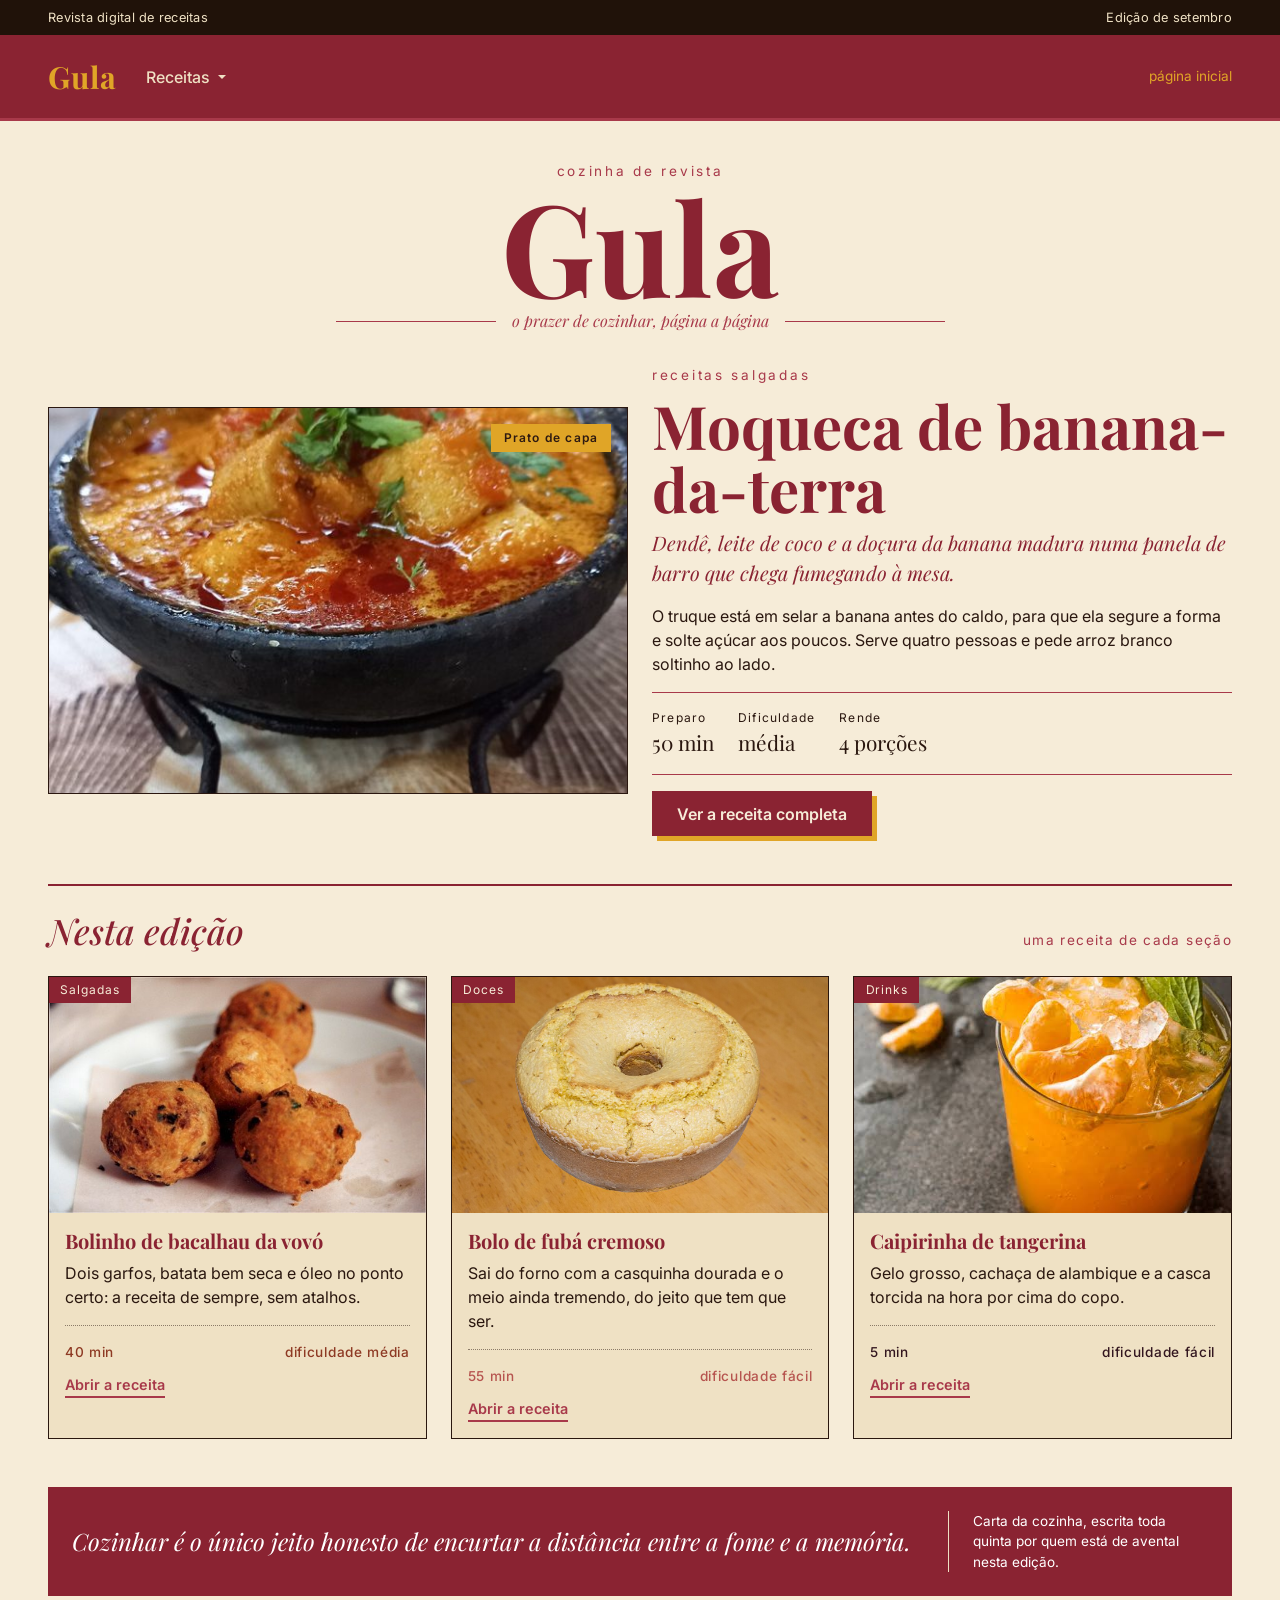
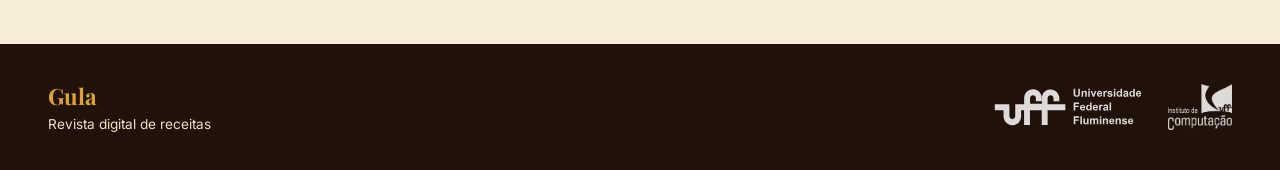
<file: index.html>
<!DOCTYPE html>
<html lang="pt-BR">
<head>
  <meta charset="UTF-8">
  <meta name="viewport" content="width=device-width, initial-scale=1.0">
  <title>Gula</title>
  <link rel="icon" type="image/x-icon" href="img/favicon.ico?v=3">
  <link rel="icon" type="image/png" href="img/favicon.png?v=3">

  <link rel="preconnect" href="https://fonts.googleapis.com">
  <link rel="preconnect" href="https://fonts.gstatic.com" crossorigin>

  <link href="https://fonts.googleapis.com/css2?family=Playfair+Display:ital,wght@0,500;0,600;0,700;1,500&family=Inter:wght@400;500;600&display=swap" rel="stylesheet">
  <link href="https://cdn.jsdelivr.net/npm/bootstrap@5.3.3/dist/css/bootstrap.min.css" rel="stylesheet">
  <link rel="stylesheet" href="esqueleto/esqueleto.css">
  <link rel="stylesheet" href="css/style.css">
</head>

<body>

  <header id="header" data-secao="página inicial"></header>

  <!--Conteudo das páginas-->
  <main id="conteudo">

    <section class="capa-masthead text-center">
      <p class="capa-kicker">cozinha de revista</p>
      <p class="capa-titulo">Gula</p>
      <p class="capa-tagline fst-italic">o prazer de cozinhar, página a página</p>
    </section>

    <section class="capa-hero container-fluid px-4 px-lg-5 pb-5">
      <div class="row align-items-center g-4">
        <div class="col-12 col-lg-6">
          <div class="capa-foto" role="img" aria-label="Moqueca de banana-da-terra em panela de barro">
            <img src="img/receitas/moqueca-banana.jpg" alt="Moqueca de banana-da-terra">
            <span class="capa-selo">Prato de capa</span>
          </div>
        </div>
        <div class="col-12 col-lg-6">
          <p class="capa-kicker">receitas salgadas</p>
          <h1>Moqueca de banana-da-terra</h1>
          <p class="capa-lead fst-italic">Dendê, leite de coco e a doçura da banana madura numa panela de barro que chega fumegando à mesa.</p>
          <p>O truque está em selar a banana antes do caldo, para que ela segure a forma e solte açúcar aos poucos. Serve quatro pessoas e pede arroz branco soltinho ao lado.</p>
          <div class="capa-meta d-flex flex-wrap gap-4 py-3 my-3">
            <div><span class="capa-meta-label">Preparo</span><span class="capa-meta-valor">50 min</span></div>
            <div><span class="capa-meta-label">Dificuldade</span><span class="capa-meta-valor">média</span></div>
            <div><span class="capa-meta-label">Rende</span><span class="capa-meta-valor">4 porções</span></div>
          </div>
          <a href="salgados.html" class="btn btn-capa">Ver a receita completa</a>
        </div>
      </div>
    </section>

    <section class="container-fluid px-4 px-lg-5 pb-5">
      <hr class="capa-regua">
      <div class="d-flex flex-wrap justify-content-between align-items-baseline mb-4">
        <h2 class="capa-secao-titulo mb-0">Nesta edição</h2>
        <span class="capa-nota">uma receita de cada seção</span>
      </div>

      <div class="capa-cards row row-cols-1 row-cols-md-3 g-4">

        <div class="col">

          <a href="salgados.html" class="card recipe-card h-100 text-decoration-none" style="--card-accent: #8e3a24;">
            <div class="recipe-card-img"><span class="capa-tag">Salgadas</span>
              <img src="img/receitas/bolinho-bacalhau.jpg" alt="Bolinhos de bacalhau dourados">
              <span class="capa-tag">Salgadas</span>
            </div>

            <div class="card-body">
              <h5 class="card-title recipe-card-title">Bolinho de bacalhau da vovó</h5>
              <p class="card-text">Dois garfos, batata bem seca e óleo no ponto certo: a receita de sempre, sem atalhos.</p>
              <hr>
              <div class="d-flex justify-content-between">
                <span class="recipe-card-meta">40 min</span>
                <span class="recipe-card-meta">dificuldade média</span>
              </div>
              <span class="capa-abrir">Abrir a receita</span>
            </div>
          </a>
        </div>

        <div class="col">
          <a href="doces.html" class="card recipe-card h-100 text-decoration-none" style="--card-accent: #b6544f;">
            <div class="recipe-card-img"><span class="capa-tag">Doces</span>
              <img src="img/receitas/bolo-fuba.jpg" alt="Bolo de fubá cremoso" style="object-position: center bottom;">
              <span class="capa-tag">Doces</span>
            </div>
            <div class="card-body">
              <h5 class="card-title recipe-card-title">Bolo de fubá cremoso</h5>
              <p class="card-text">Sai do forno com a casquinha dourada e o meio ainda tremendo, do jeito que tem que ser.</p>
              <hr>
              <div class="d-flex justify-content-between">
                <span class="recipe-card-meta">55 min</span>
                <span class="recipe-card-meta">dificuldade fácil</span>
              </div>
              <span class="capa-abrir">Abrir a receita</span>
            </div>
          </a>
        </div>

        <div class="col">
          <a href="bar.html" class="card recipe-card h-100 text-decoration-none" style="--card-accent: #33161f;">
            <div class="recipe-card-img"><span class="capa-tag">Drinks</span>
              <img src="img/receitas/caipirinha-tangerina.jpg" alt="Caipirinha de tangerina no copo" style="object-position: right center;">
              <span class="capa-tag">Drinks</span>
            </div>
            
            <div class="card-body">
              <h5 class="card-title recipe-card-title">Caipirinha de tangerina</h5>
              <p class="card-text">Gelo grosso, cachaça de alambique e a casca torcida na hora por cima do copo.</p>
              <hr>
              <div class="d-flex justify-content-between">
                <span class="recipe-card-meta">5 min</span>
                <span class="recipe-card-meta">dificuldade fácil</span>
              </div>
              <span class="capa-abrir">Abrir a receita</span>
            </div>
          </a>
        </div>

      </div>
    </section>

    <div class="container-fluid px-4 px-lg-5 pb-5">
      <div class="cta cta-citacao p-4">
        <p class="cta-text fst-italic mb-0">Cozinhar é o único jeito honesto de encurtar a distância entre a fome e a memória.</p>
        <span class="cta-nota">Carta da cozinha, escrita toda quinta por quem está de avental nesta edição.</span>
      </div>
    </div>

  </main>


  <footer class="footer-gula" id="footer"></footer>


  <script src="https://cdn.jsdelivr.net/npm/bootstrap@5.3.3/dist/js/bootstrap.bundle.min.js"></script>
  <script src="esqueleto/esqueleto.js"></script>
</body>
</html>
</file>
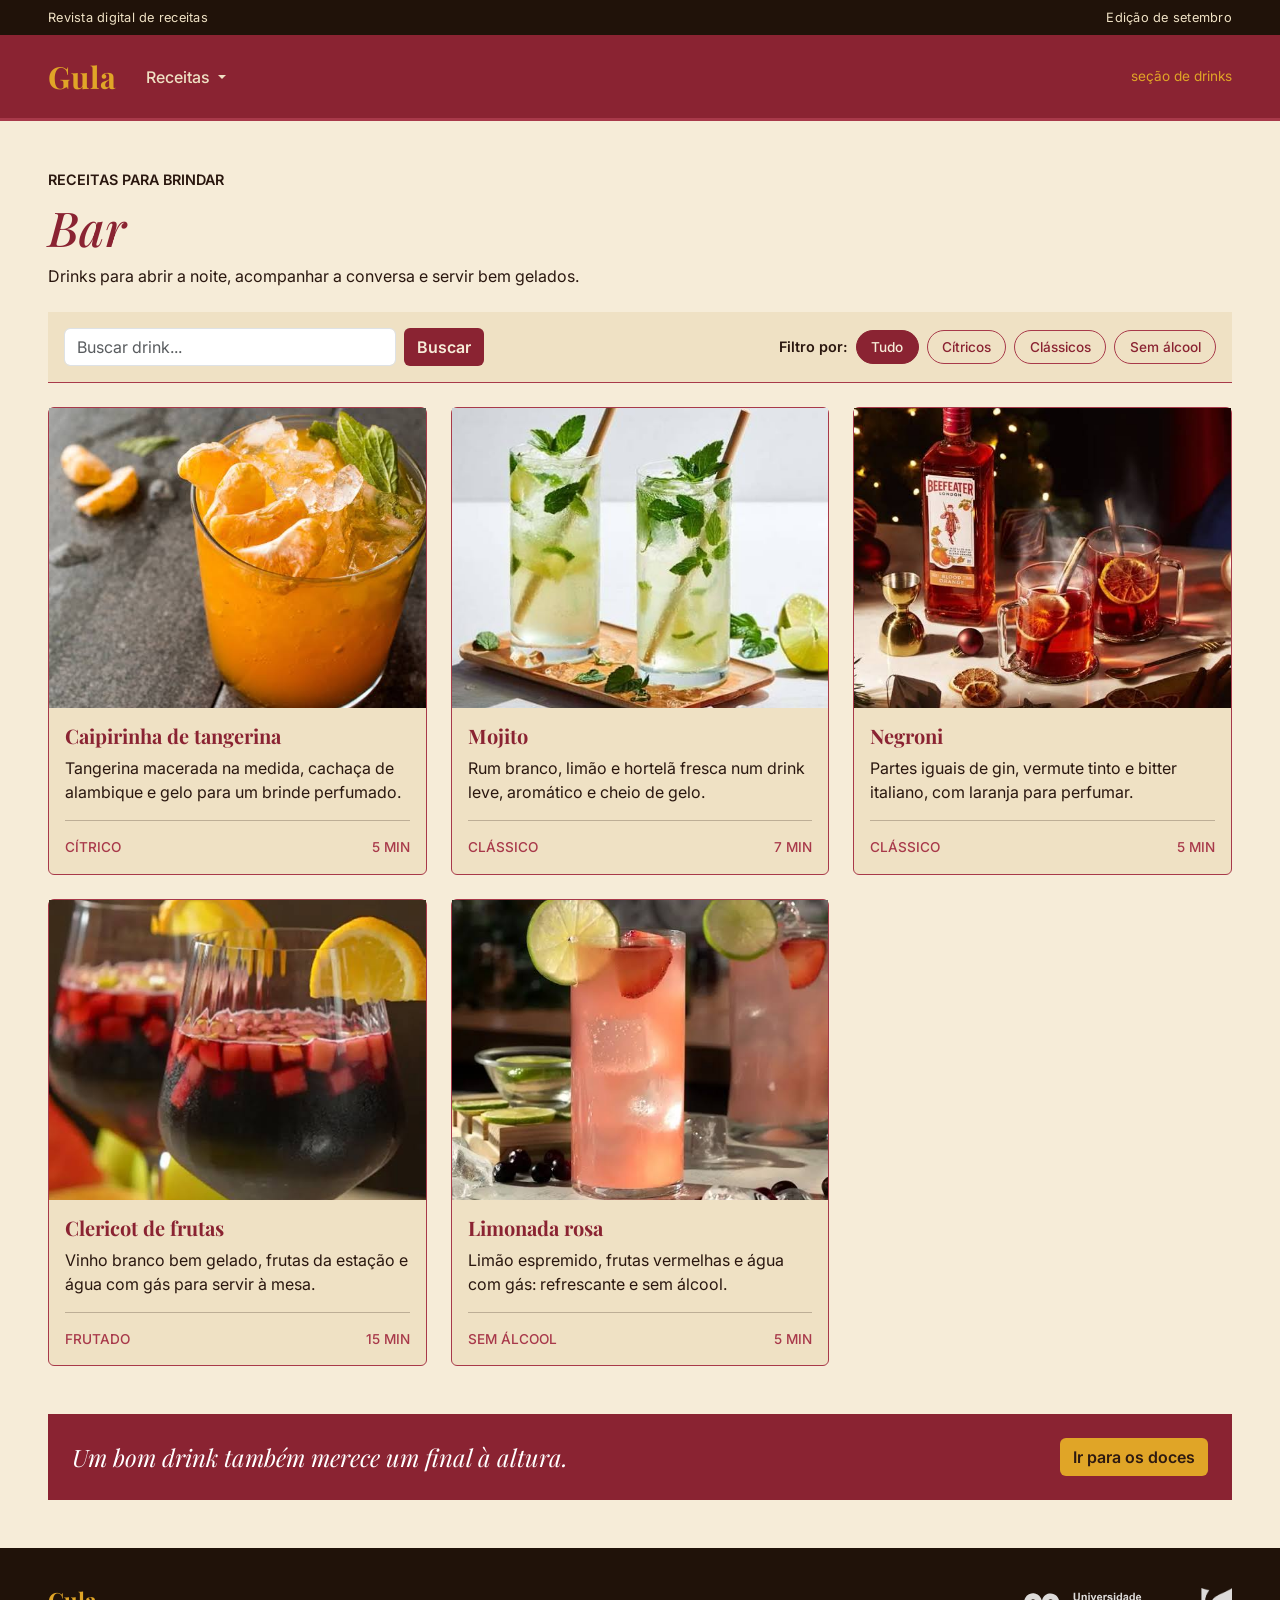
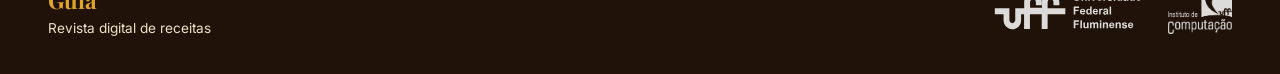
<file: bar.html>
<!DOCTYPE html>
<html lang="pt-BR">
<head>
  <meta charset="UTF-8">
  <meta name="viewport" content="width=device-width, initial-scale=1.0">
  <title>Gula — Bar</title>
  <link rel="icon" type="image/x-icon" href="img/favicon.ico?v=3">
  <link rel="icon" type="image/png" href="img/favicon.png?v=3">

  <link rel="preconnect" href="https://fonts.googleapis.com">
  <link rel="preconnect" href="https://fonts.gstatic.com" crossorigin>
  <link href="https://fonts.googleapis.com/css2?family=Playfair+Display:ital,wght@0,500;0,600;0,700;1,500&family=Inter:wght@400;500;600&display=swap" rel="stylesheet">
  <link href="https://cdn.jsdelivr.net/npm/bootstrap@5.3.3/dist/css/bootstrap.min.css" rel="stylesheet">
  <link rel="stylesheet" href="esqueleto/esqueleto.css">
</head>
<body>

  <header id="header" data-secao="seção de drinks"></header>

  <main id="conteudo">
    <section class="container-fluid px-4 px-lg-5 py-5">
      <div class="mb-4">
        <p class="filter-label text-uppercase mb-2">Receitas para brindar</p>
        <h1 class="title-page mb-2"><i>Bar</i></h1>
        <p class="mb-0">Drinks para abrir a noite, acompanhar a conversa e servir bem gelados.</p>
      </div>

      <div class="filter-bar d-flex flex-wrap justify-content-between align-items-center gap-3 mb-4">
        <form class="filter-search d-flex gap-2" role="search" id="drink-search">
          <input type="search" class="form-control" placeholder="Buscar drink..." aria-label="Buscar drink">
          <button class="btn btn-filter" type="submit">Buscar</button>
        </form>

        <div class="filter-chips d-flex flex-wrap align-items-center gap-2" aria-label="Filtrar drinks por categoria">
          <span class="filter-label">Filtro por:</span>
          <button class="filter-chip is-active" type="button" data-filter="all" aria-pressed="true">Tudo</button>
          <button class="filter-chip" type="button" data-filter="citrico" aria-pressed="false">Cítricos</button>
          <button class="filter-chip" type="button" data-filter="classico" aria-pressed="false">Clássicos</button>
          <button class="filter-chip" type="button" data-filter="sem-alcool" aria-pressed="false">Sem álcool</button>
        </div>
      </div>

      <div class="row row-cols-1 row-cols-sm-2 row-cols-lg-3 g-4" id="drink-list">
        <div class="col recipe-item" data-tags="citrico classico">
          <article class="card recipe-card h-100">
            <img class="recipe-card-img" src="img/receitas/caipirinha-tangerina.jpg" alt="Caipirinha de tangerina com gelo">
            <div class="card-body">
              <h2 class="card-title recipe-card-title h5">Caipirinha de tangerina</h2>
              <p class="card-text">Tangerina macerada na medida, cachaça de alambique e gelo para um brinde perfumado.</p>
              <hr>
              <div class="d-flex justify-content-between">
                <span class="recipe-card-meta">Cítrico</span>
                <span class="recipe-card-meta">5 min</span>
              </div>
            </div>
          </article>
        </div>

        <div class="col recipe-item" data-tags="citrico classico">
          <article class="card recipe-card h-100">
            <img class="recipe-card-img" src="img/receitas/mojito.jpg" alt="Mojito com limão, hortelã e gelo">
            <div class="card-body">
              <h2 class="card-title recipe-card-title h5">Mojito</h2>
              <p class="card-text">Rum branco, limão e hortelã fresca num drink leve, aromático e cheio de gelo.</p>
              <hr>
              <div class="d-flex justify-content-between">
                <span class="recipe-card-meta">Clássico</span>
                <span class="recipe-card-meta">7 min</span>
              </div>
            </div>
          </article>
        </div>

        <div class="col recipe-item" data-tags="classico">
          <article class="card recipe-card h-100">
            <img class="recipe-card-img" src="img/receitas/negroni.jpg" alt="Negroni servido com uma rodela de laranja">
            <div class="card-body">
              <h2 class="card-title recipe-card-title h5">Negroni</h2>
              <p class="card-text">Partes iguais de gin, vermute tinto e bitter italiano, com laranja para perfumar.</p>
              <hr>
              <div class="d-flex justify-content-between">
                <span class="recipe-card-meta">Clássico</span>
                <span class="recipe-card-meta">5 min</span>
              </div>
            </div>
          </article>
        </div>

        <div class="col recipe-item" data-tags="citrico">
          <article class="card recipe-card h-100">
            <img class="recipe-card-img" src="img/receitas/clericot.jpg" alt="Jarra de clericot com frutas frescas">
            <div class="card-body">
              <h2 class="card-title recipe-card-title h5">Clericot de frutas</h2>
              <p class="card-text">Vinho branco bem gelado, frutas da estação e água com gás para servir à mesa.</p>
              <hr>
              <div class="d-flex justify-content-between">
                <span class="recipe-card-meta">Frutado</span>
                <span class="recipe-card-meta">15 min</span>
              </div>
            </div>
          </article>
        </div>

        <div class="col recipe-item" data-tags="citrico sem-alcool">
          <article class="card recipe-card h-100">
            <img class="recipe-card-img" src="img/receitas/limonada-rosa.jpg" alt="Limonada rosa com limão e gelo">
            <div class="card-body">
              <h2 class="card-title recipe-card-title h5">Limonada rosa</h2>
              <p class="card-text">Limão espremido, frutas vermelhas e água com gás: refrescante e sem álcool.</p>
              <hr>
              <div class="d-flex justify-content-between">
                <span class="recipe-card-meta">Sem álcool</span>
                <span class="recipe-card-meta">5 min</span>
              </div>
            </div>
          </article>
        </div>
      </div>

      <p class="recipe-empty d-none" id="drink-empty">Nenhum drink encontrado.</p>
    </section>

    <div class="container-fluid px-4 px-lg-5 pb-5">
      <div class="cta cta-citacao p-4">
        <p class="cta-text fst-italic mb-0">Um bom drink também merece um final à altura.</p>
        <a href="doces.html" class="btn btn-cta">Ir para os doces</a>
      </div>
    </div>
  </main>

  <footer class="footer-gula" id="footer"></footer>

  <script src="https://cdn.jsdelivr.net/npm/bootstrap@5.3.3/dist/js/bootstrap.bundle.min.js"></script>
  <script src="esqueleto/esqueleto.js"></script>
  <script src="js/bar.js"></script>
</body>
</html>
</file>
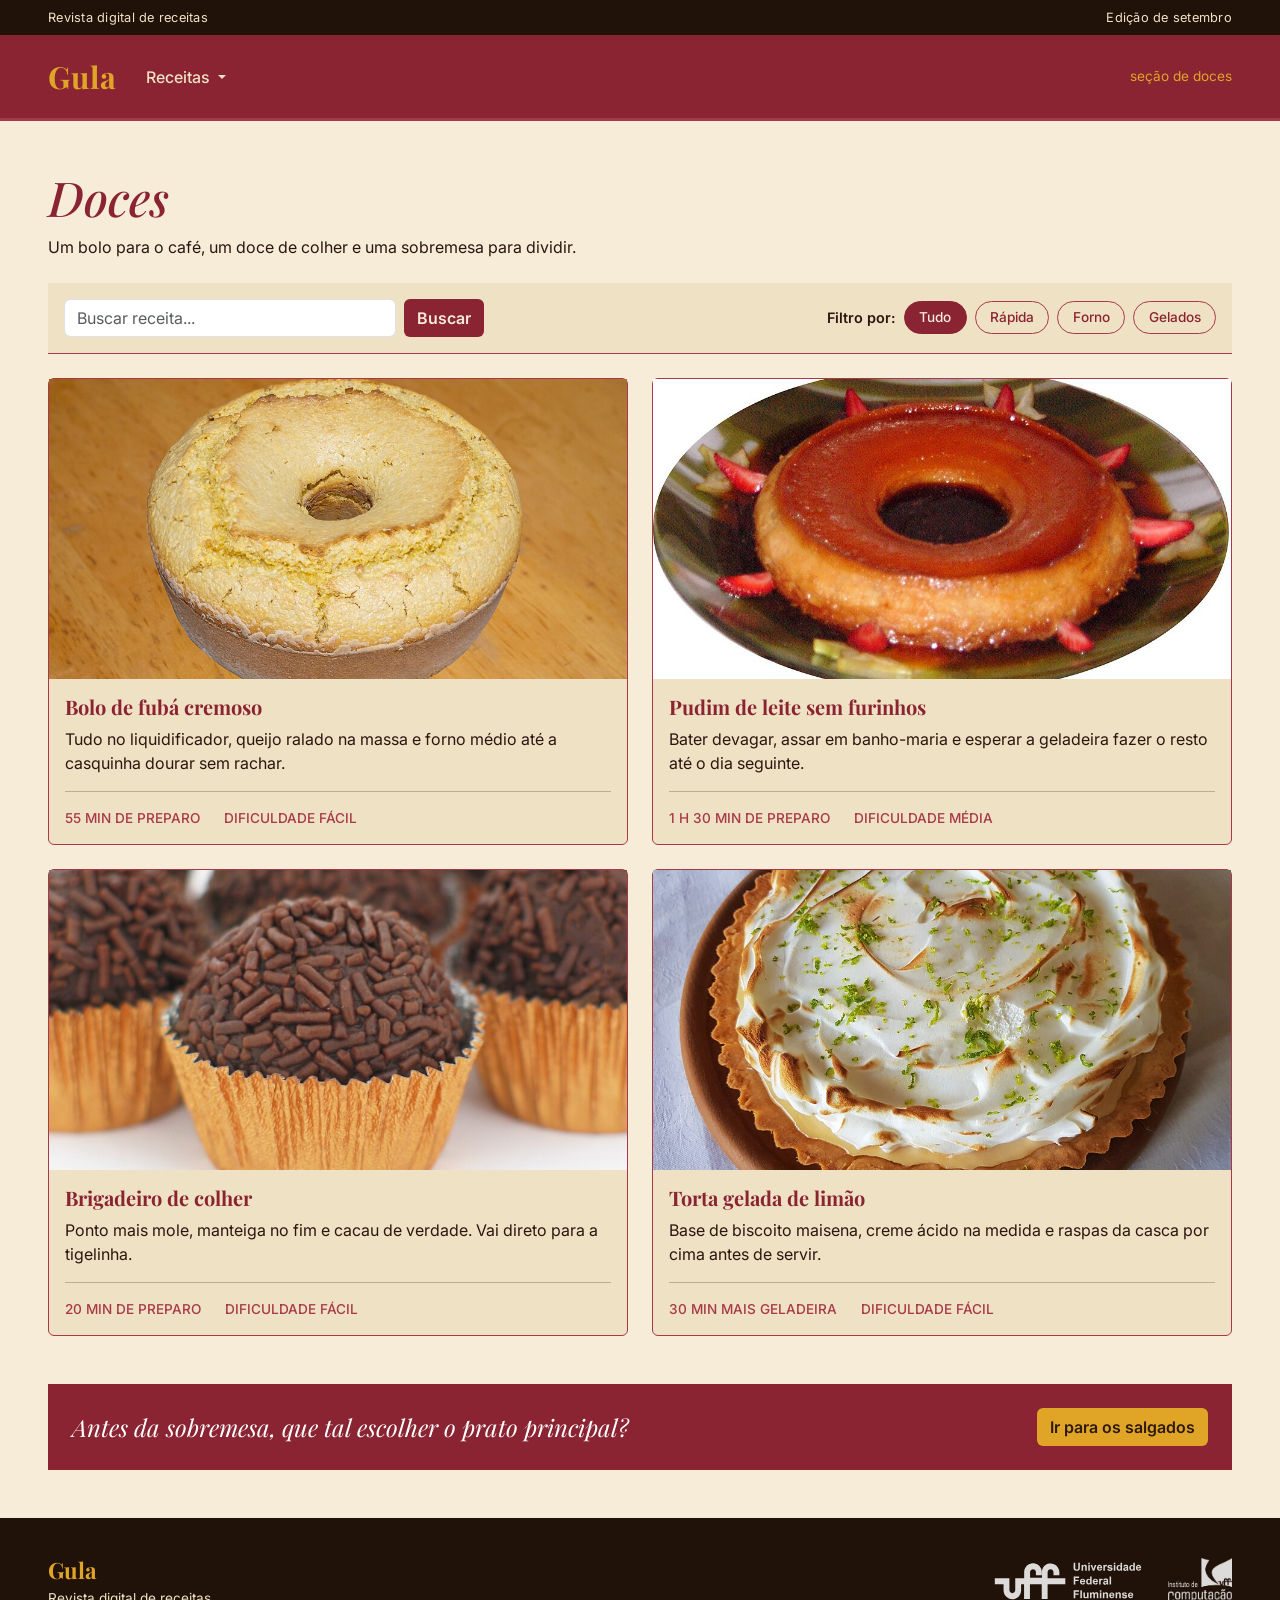
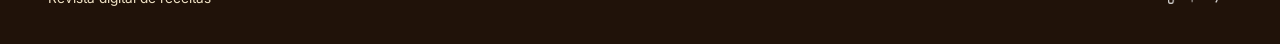
<file: doces.html>
<!DOCTYPE html>
<html lang="pt-BR">
<head>
  <meta charset="UTF-8">
  <meta name="viewport" content="width=device-width, initial-scale=1.0">
  <title>Gula — Doces</title>
  <link rel="icon" type="image/x-icon" href="img/favicon.ico?v=3">
  <link rel="icon" type="image/png" href="img/favicon.png?v=3">

  <link rel="preconnect" href="https://fonts.googleapis.com">
  <link rel="preconnect" href="https://fonts.gstatic.com" crossorigin>
  <link href="https://fonts.googleapis.com/css2?family=Playfair+Display:ital,wght@0,500;0,600;0,700;1,500&family=Inter:wght@400;500;600&display=swap" rel="stylesheet">
  <link href="https://cdn.jsdelivr.net/npm/bootstrap@5.3.3/dist/css/bootstrap.min.css" rel="stylesheet">
  <link rel="stylesheet" href="esqueleto/esqueleto.css">
</head>
<body>

  <header id="header" data-secao="seção de doces"></header>

  <main id="conteudo">
    <section class="container-fluid px-4 px-lg-5 py-5" aria-labelledby="doces-title">
      <div class="mb-4">
        <h1 class="title-page mb-2" id="doces-title"><i>Doces</i></h1>
        <p class="mb-0">Um bolo para o café, um doce de colher e uma sobremesa para dividir.</p>
      </div>

      <div class="filter-bar d-flex flex-wrap justify-content-between align-items-center gap-3 mb-4">
        <form class="filter-search d-flex gap-2" role="search" id="doces-search">
          <input type="search" class="form-control" placeholder="Buscar receita..." aria-label="Buscar receita de doce">
          <button class="btn btn-filter" type="submit">Buscar</button>
        </form>

        <div class="filter-chips d-flex flex-wrap align-items-center gap-2" role="group" aria-label="Filtrar doces por categoria">
          <span class="filter-label">Filtro por:</span>
          <button class="filter-chip is-active" type="button" data-filter="all" aria-pressed="true">Tudo</button>
          <button class="filter-chip" type="button" data-filter="quick" aria-pressed="false" title="Até 30 minutos de preparo, sem contar o tempo de geladeira">Rápida</button>
          <button class="filter-chip" type="button" data-filter="oven" aria-pressed="false">Forno</button>
          <button class="filter-chip" type="button" data-filter="cold" aria-pressed="false">Gelados</button>
        </div>
      </div>

      <p class="visually-hidden" id="recipe-status" role="status" aria-live="polite"></p>

      <div class="row row-cols-1 row-cols-md-2 g-4" id="recipe-list">
        <div class="col recipe-item" data-time="55" data-tags="oven">
          <article class="card recipe-card h-100">
            <img class="recipe-card-img" src="img/receitas/bolo-fuba.jpg" alt="Bolo de fubá dourado em uma forma redonda" width="960" height="672">
            <div class="card-body">
              <h2 class="card-title recipe-card-title h5">Bolo de fubá cremoso</h2>
              <p class="card-text">Tudo no liquidificador, queijo ralado na massa e forno médio até a casquinha dourar sem rachar.</p>
              <hr>
              <div class="d-flex flex-wrap gap-4">
                <span class="recipe-card-meta">55 min de preparo</span>
                <span class="recipe-card-meta">dificuldade fácil</span>
              </div>
            </div>
          </article>
        </div>

        <div class="col recipe-item" data-time="90" data-tags="oven cold">
          <article class="card recipe-card h-100">
            <img class="recipe-card-img" src="img/receitas/pudim-leite.jpg" alt="Pudim de leite desenformado com calda de caramelo" width="960" height="546">
            <div class="card-body">
              <h2 class="card-title recipe-card-title h5">Pudim de leite sem furinhos</h2>
              <p class="card-text">Bater devagar, assar em banho-maria e esperar a geladeira fazer o resto até o dia seguinte.</p>
              <hr>
              <div class="d-flex flex-wrap gap-4">
                <span class="recipe-card-meta">1 h 30 min de preparo</span>
                <span class="recipe-card-meta">dificuldade média</span>
              </div>
            </div>
          </article>
        </div>

        <div class="col recipe-item" data-time="20" data-tags="stove">
          <article class="card recipe-card h-100">
            <img class="recipe-card-img" src="img/receitas/brigadeiro.jpg" alt="Brigadeiros de chocolate com granulado em forminhas douradas" width="960" height="720" loading="lazy">
            <div class="card-body">
              <h2 class="card-title recipe-card-title h5">Brigadeiro de colher</h2>
              <p class="card-text">Ponto mais mole, manteiga no fim e cacau de verdade. Vai direto para a tigelinha.</p>
              <hr>
              <div class="d-flex flex-wrap gap-4">
                <span class="recipe-card-meta">20 min de preparo</span>
                <span class="recipe-card-meta">dificuldade fácil</span>
              </div>
            </div>
          </article>
        </div>

        <div class="col recipe-item" data-time="30" data-tags="cold">
          <article class="card recipe-card h-100">
            <img class="recipe-card-img" src="img/receitas/torta-limao.jpg" alt="Torta de limão com merengue e raspas de limão" width="960" height="781" loading="lazy">
            <div class="card-body">
              <h2 class="card-title recipe-card-title h5">Torta gelada de limão</h2>
              <p class="card-text">Base de biscoito maisena, creme ácido na medida e raspas da casca por cima antes de servir.</p>
              <hr>
              <div class="d-flex flex-wrap gap-4">
                <span class="recipe-card-meta">30 min mais geladeira</span>
                <span class="recipe-card-meta">dificuldade fácil</span>
              </div>
            </div>
          </article>
        </div>
      </div>

      <p class="recipe-empty d-none" id="recipe-empty">Nenhuma receita encontrada. Tente outro nome ou escolha o filtro Tudo.</p>
    </section>

    <div class="container-fluid px-4 px-lg-5 pb-5">
      <div class="cta cta-citacao p-4">
        <p class="cta-text fst-italic mb-0">Antes da sobremesa, que tal escolher o prato principal?</p>
        <a href="salgados.html" class="btn btn-cta">Ir para os salgados</a>
      </div>
    </div>
  </main>

  <footer class="footer-gula" id="footer"></footer>

  <script src="https://cdn.jsdelivr.net/npm/bootstrap@5.3.3/dist/js/bootstrap.bundle.min.js"></script>
  <script src="esqueleto/esqueleto.js"></script>
  <script src="js/doces.js"></script>
</body>
</html>
</file>
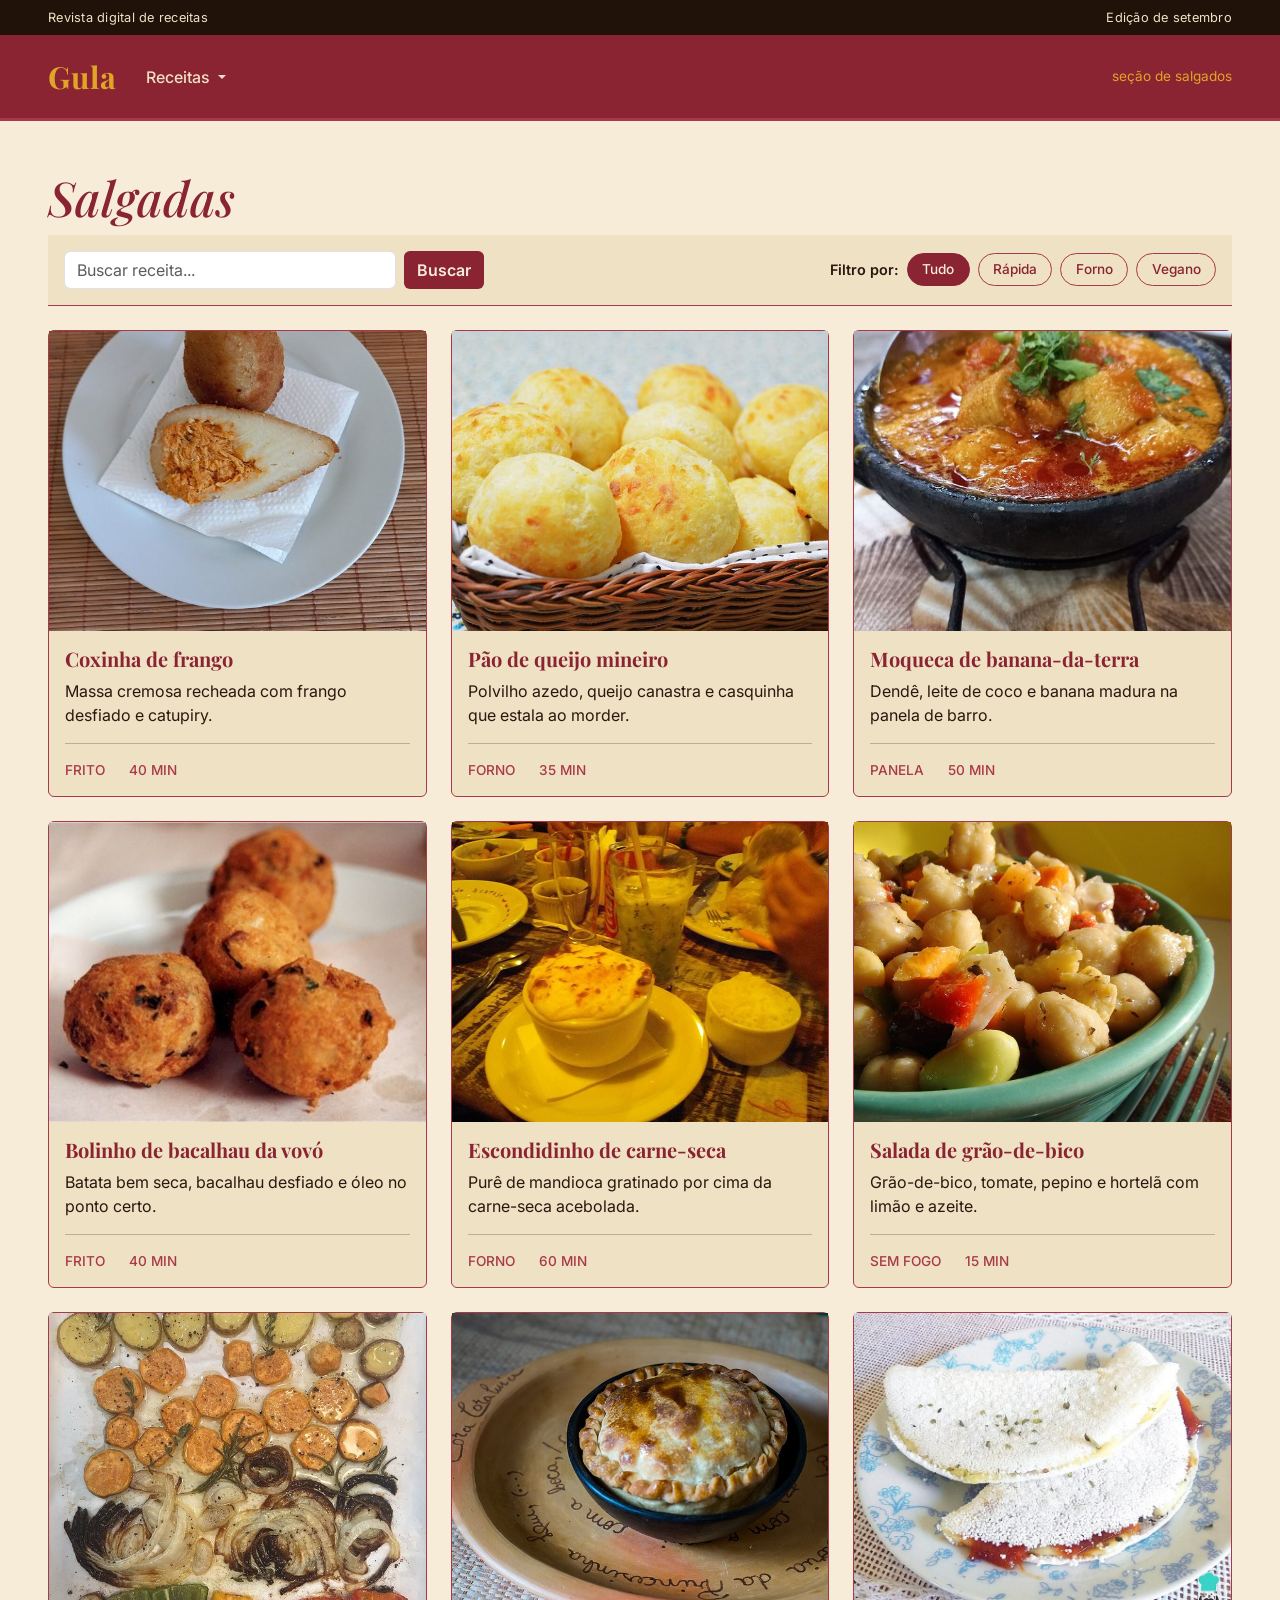
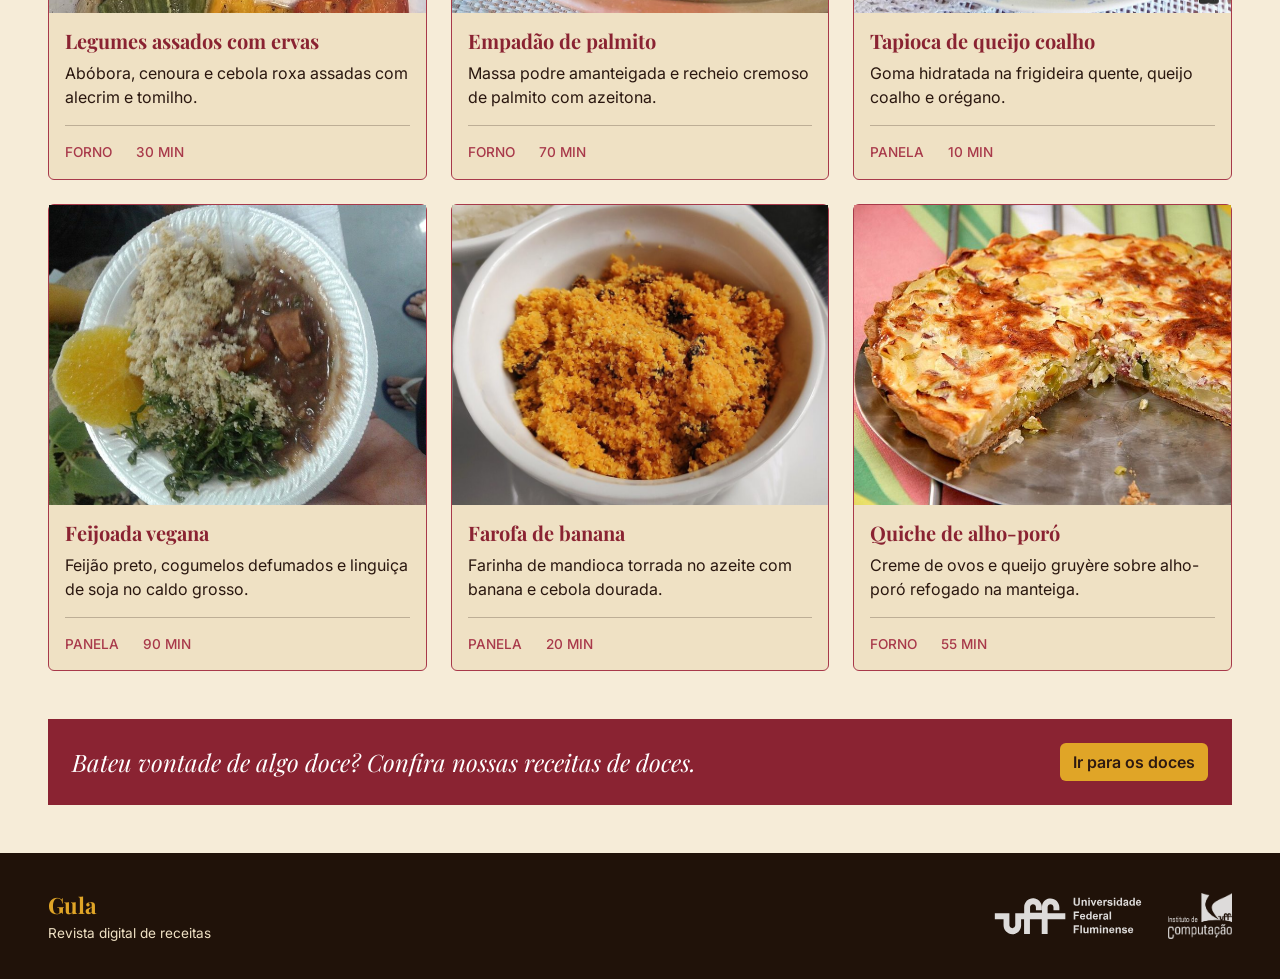
<file: salgados.html>
<!DOCTYPE html>
<html lang="pt-BR">
<head>
  <meta charset="UTF-8">
  <meta name="viewport" content="width=device-width, initial-scale=1.0">
  <title>Gula</title>

  <!--Fontes-->
  <link rel="preconnect" href="https://fonts.googleapis.com">
  <link rel="preconnect" href="https://fonts.gstatic.com" crossorigin>

  <link href="https://fonts.googleapis.com/css2?family=Playfair+Display:ital,wght@0,500;0,600;0,700;1,500&family=Inter:wght@400;500;600&display=swap" rel="stylesheet">
  <link href="https://cdn.jsdelivr.net/npm/bootstrap@5.3.3/dist/css/bootstrap.min.css" rel="stylesheet">
  <link rel="stylesheet" href="esqueleto/esqueleto.css">
</head>
<body>

  <header id="header" data-secao="seção de salgados"></header>

  <!--Conteudo das páginas-->
  <main id="conteudo">
    <div class="container-fluid px-4 px-lg-5 py-5 content-placeholder">
      <h1 class="title-page"><i>Salgadas</i></h1>

        <div class="filter-bar d-flex flex-wrap justify-content-between align-items-center gap-3 mb-4">
            <form class="filter-search d-flex gap-2" role="search">
                <input type="search" class="form-control" placeholder="Buscar receita..." aria-label="Buscar receita">
                <button class="btn btn-filter" type="submit">Buscar</button>
            </form>

            <div class="filter-chips d-flex flex-wrap align-items-center gap-2">
                <span class="filter-label">Filtro por:</span>
                <button class="filter-chip is-active" type="button" data-filter="all">Tudo</button>
                <button class="filter-chip" type="button" data-filter="quick">Rápida</button>
                <button class="filter-chip" type="button" data-filter="oven">Forno</button>
                <button class="filter-chip" type="button" data-filter="vegan">Vegano</button>
            </div>
        </div>

        <div class="row row-cols-1 row-cols-sm-2 row-cols-lg-3 g-4" id="recipe-list">

            <div class="col recipe-item" data-time="40" data-tags="fried">
                <a href="#" class="card recipe-card h-100 text-decoration-none">
                    <img class="recipe-card-img" src="img/receitas/coxinha.jpg" alt="Coxinha de frango">
                    <div class="card-body">
                        <h5 class="card-title recipe-card-title">Coxinha de frango</h5>
                        <p class="card-text">Massa cremosa recheada com frango desfiado e catupiry.</p>
                        <hr>
                        <div class="d-flex align-items-center">
                            <span class="recipe-card-meta me-4">Frito</span>
                            <span class="recipe-card-meta">40 min</span>
                        </div>
                    </div>
                </a>
            </div>

            <div class="col recipe-item" data-time="35" data-tags="oven">
                <a href="#" class="card recipe-card h-100 text-decoration-none">
                    <img class="recipe-card-img" src="img/receitas/pao-de-queijo.jpg" alt="Pão de queijo mineiro">
                    <div class="card-body">
                        <h5 class="card-title recipe-card-title">Pão de queijo mineiro</h5>
                        <p class="card-text">Polvilho azedo, queijo canastra e casquinha que estala ao morder.</p>
                        <hr>
                        <div class="d-flex align-items-center">
                            <span class="recipe-card-meta me-4">Forno</span>
                            <span class="recipe-card-meta">35 min</span>
                        </div>
                    </div>
                </a>
            </div>

            <div class="col recipe-item" data-time="50" data-tags="stove vegan">
                <a href="#" class="card recipe-card h-100 text-decoration-none">
                    <img class="recipe-card-img" src="img/receitas/moqueca-banana.jpg" alt="Moqueca de banana-da-terra">
                    <div class="card-body">
                        <h5 class="card-title recipe-card-title">Moqueca de banana-da-terra</h5>
                        <p class="card-text">Dendê, leite de coco e banana madura na panela de barro.</p>
                        <hr>
                        <div class="d-flex align-items-center">
                            <span class="recipe-card-meta me-4">Panela</span>
                            <span class="recipe-card-meta">50 min</span>
                        </div>
                    </div>
                </a>
            </div>

            <div class="col recipe-item" data-time="40" data-tags="fried">
                <a href="#" class="card recipe-card h-100 text-decoration-none">
                    <img class="recipe-card-img" src="img/receitas/bolinho-bacalhau.jpg" alt="Bolinho de bacalhau da vovó">
                    <div class="card-body">
                        <h5 class="card-title recipe-card-title">Bolinho de bacalhau da vovó</h5>
                        <p class="card-text">Batata bem seca, bacalhau desfiado e óleo no ponto certo.</p>
                        <hr>
                        <div class="d-flex align-items-center">
                            <span class="recipe-card-meta me-4">Frito</span>
                            <span class="recipe-card-meta">40 min</span>
                        </div>
                    </div>
                </a>
            </div>

            <div class="col recipe-item" data-time="60" data-tags="oven">
                <a href="#" class="card recipe-card h-100 text-decoration-none">
                    <img class="recipe-card-img" src="img/receitas/escondidinho.jpg" alt="Escondidinho de carne-seca">
                    <div class="card-body">
                        <h5 class="card-title recipe-card-title">Escondidinho de carne-seca</h5>
                        <p class="card-text">Purê de mandioca gratinado por cima da carne-seca acebolada.</p>
                        <hr>
                        <div class="d-flex align-items-center">
                            <span class="recipe-card-meta me-4">Forno</span>
                            <span class="recipe-card-meta">60 min</span>
                        </div>
                    </div>
                </a>
            </div>

            <div class="col recipe-item" data-time="15" data-tags="raw vegan">
                <a href="#" class="card recipe-card h-100 text-decoration-none">
                    <img class="recipe-card-img" src="img/receitas/salada-grao-de-bico.jpg" alt="Salada de grão-de-bico">
                    <div class="card-body">
                        <h5 class="card-title recipe-card-title">Salada de grão-de-bico</h5>
                        <p class="card-text">Grão-de-bico, tomate, pepino e hortelã com limão e azeite.</p>
                        <hr>
                        <div class="d-flex align-items-center">
                            <span class="recipe-card-meta me-4">Sem fogo</span>
                            <span class="recipe-card-meta">15 min</span>
                        </div>
                    </div>
                </a>
            </div>

            <div class="col recipe-item" data-time="30" data-tags="oven vegan">
                <a href="#" class="card recipe-card h-100 text-decoration-none">
                    <img class="recipe-card-img" src="img/receitas/legumes-assados.jpg" alt="Legumes assados com ervas">
                    <div class="card-body">
                        <h5 class="card-title recipe-card-title">Legumes assados com ervas</h5>
                        <p class="card-text">Abóbora, cenoura e cebola roxa assadas com alecrim e tomilho.</p>
                        <hr>
                        <div class="d-flex align-items-center">
                            <span class="recipe-card-meta me-4">Forno</span>
                            <span class="recipe-card-meta">30 min</span>
                        </div>
                    </div>
                </a>
            </div>

            <div class="col recipe-item" data-time="70" data-tags="oven">
                <a href="#" class="card recipe-card h-100 text-decoration-none">
                    <img class="recipe-card-img" src="img/receitas/empadao-palmito.jpg" alt="Empadão de palmito">
                    <div class="card-body">
                        <h5 class="card-title recipe-card-title">Empadão de palmito</h5>
                        <p class="card-text">Massa podre amanteigada e recheio cremoso de palmito com azeitona.</p>
                        <hr>
                        <div class="d-flex align-items-center">
                            <span class="recipe-card-meta me-4">Forno</span>
                            <span class="recipe-card-meta">70 min</span>
                        </div>
                    </div>
                </a>
            </div>

            <div class="col recipe-item" data-time="10" data-tags="stove">
                <a href="#" class="card recipe-card h-100 text-decoration-none">
                    <img class="recipe-card-img" src="img/receitas/tapioca.jpg" alt="Tapioca de queijo coalho">
                    <div class="card-body">
                        <h5 class="card-title recipe-card-title">Tapioca de queijo coalho</h5>
                        <p class="card-text">Goma hidratada na frigideira quente, queijo coalho e orégano.</p>
                        <hr>
                        <div class="d-flex align-items-center">
                            <span class="recipe-card-meta me-4">Panela</span>
                            <span class="recipe-card-meta">10 min</span>
                        </div>
                    </div>
                </a>
            </div>

            <div class="col recipe-item" data-time="90" data-tags="stove vegan">
                <a href="#" class="card recipe-card h-100 text-decoration-none">
                    <img class="recipe-card-img" src="img/receitas/feijoada-vegana.jpg" alt="Feijoada vegana">
                    <div class="card-body">
                        <h5 class="card-title recipe-card-title">Feijoada vegana</h5>
                        <p class="card-text">Feijão preto, cogumelos defumados e linguiça de soja no caldo grosso.</p>
                        <hr>
                        <div class="d-flex align-items-center">
                            <span class="recipe-card-meta me-4">Panela</span>
                            <span class="recipe-card-meta">90 min</span>
                        </div>
                    </div>
                </a>
            </div>

            <div class="col recipe-item" data-time="20" data-tags="stove vegan">
                <a href="#" class="card recipe-card h-100 text-decoration-none">
                    <img class="recipe-card-img" src="img/receitas/farofa-banana.jpg" alt="Farofa de banana">
                    <div class="card-body">
                        <h5 class="card-title recipe-card-title">Farofa de banana</h5>
                        <p class="card-text">Farinha de mandioca torrada no azeite com banana e cebola dourada.</p>
                        <hr>
                        <div class="d-flex align-items-center">
                            <span class="recipe-card-meta me-4">Panela</span>
                            <span class="recipe-card-meta">20 min</span>
                        </div>
                    </div>
                </a>
            </div>

            <div class="col recipe-item" data-time="55" data-tags="oven">
                <a href="#" class="card recipe-card h-100 text-decoration-none">
                    <img class="recipe-card-img" src="img/receitas/quiche-alho-poro.jpg" alt="Quiche de alho-poró">
                    <div class="card-body">
                        <h5 class="card-title recipe-card-title">Quiche de alho-poró</h5>
                        <p class="card-text">Creme de ovos e queijo gruyère sobre alho-poró refogado na manteiga.</p>
                        <hr>
                        <div class="d-flex align-items-center">
                            <span class="recipe-card-meta me-4">Forno</span>
                            <span class="recipe-card-meta">55 min</span>
                        </div>
                    </div>
                </a>
            </div>

        </div>

        <p class="recipe-empty d-none" id="recipe-empty">Nenhuma receita encontrada.</p>
    </div>

    <div class="container-fluid px-4 px-lg-5 pb-5">
      <div class="cta cta-citacao p-4">
        <p class="cta-text fst-italic mb-0">Bateu vontade de algo doce? Confira nossas receitas de doces.</p>
        <a href="doces.html" class="btn btn-cta">Ir para os doces</a>
      </div>
    </div>
  </main>

  <footer class="footer-gula" id="footer"></footer>


  <script src="https://cdn.jsdelivr.net/npm/bootstrap@5.3.3/dist/js/bootstrap.bundle.min.js"></script>
  <script src="esqueleto/esqueleto.js"></script>
  <script src="js/salgados.js"></script>
</body>
</html>
</file>
<file: esqueleto/esqueleto.css>
/* ==========================================================================
   GULA — Revista digital de receitas
   Estilos comuns do esqueleto: paleta, tipografia, navbar, rodapé.
   Sem gradientes, cores planas, conforme o design aprovado.
   ========================================================================== */

:root {
  /* paleta */
  --gula-dark:      #201209;  /* barra superior e rodapé */
  --gula-maroon:    #8a2332;  /* navbar */
  --gula-maroon-hi: #a8394a;  /* hover / detalhes sobre o maroon */
  --gula-cream:     #f6ecd8;  /* fundo das páginas */
  --gula-cream-2:   #efe1c4;  /* fundo alternativo (cards, blocos) */
  --gula-ink:       #2a170f;  /* texto sobre fundo claro */
  --gula-paper:     #f6ecd8;  /* texto sobre fundo escuro */
  --cafe:           #2e1a11; /* texto escuro sobre fundo dourado (botões) */
  --gula-gold:      #e0a527; /* acento (botões, links de destaque, hover da navbar) */

  /* tipografia */
  --font-display: "Playfair Display", Georgia, "Times New Roman", serif;
  --font-body: "Inter", -apple-system, Segoe UI, Roboto, Arial, sans-serif;
}

html, body {
  height: 100%;
}

body {
  font-family: var(--font-body);
  color: var(--gula-ink);
  background-color: var(--gula-cream);
  display: flex;
  flex-direction: column;
  min-height: 100vh;
}

/* faz o conteúdo empurrar o rodapé para o fim da página mesmo quando curto */
main#conteudo {
  flex: 1 0 auto;
}

/* ---------- barra utilitária superior ---------- */
.topbar {
  background-color: var(--gula-dark);
  color: var(--gula-cream-2);
  font-size: 0.8rem;
  letter-spacing: 0.02em;
  padding: 0.5rem 0;
}

/* ---------- navbar principal ---------- */
.navbar-gula {
  background-color: var(--gula-maroon);
  padding-top: 0.85rem;
  padding-bottom: 0.85rem;
  border-bottom: 3px solid var(--gula-maroon-hi);
}

.navbar-gula .navbar-brand {
  font-family: var(--font-display);
  font-weight: 700;
  font-size: 1.9rem;
  color: var(--gula-gold);
  letter-spacing: 0.03em;
}

.navbar-gula .navbar-brand:hover {
  color: var(--gula-cream);
}

.navbar-gula .nav-link {
  color: var(--gula-cream-2);
  font-weight: 500;
  margin-inline: 0.35rem;
  padding-inline: 0.5rem;
}

.navbar-gula .nav-link:hover,
.navbar-gula .nav-link:focus,
.navbar-gula .nav-link.active {
  color: var(--gula-gold);
}

.navbar-gula .navbar-text.page-context {
  color: var(--gula-gold);
  font-size: 0.85rem;
}

/* ícone do menu hambúrguer em tom claro, sem sombras */
.navbar-gula .navbar-toggler {
  border-color: rgba(246, 236, 216, 0.4);
}

.navbar-gula .navbar-toggler:focus {
  box-shadow: 0 0 0 0.2rem rgba(223, 167, 60, 0.4);
}

.navbar-gula .navbar-toggler-icon {
  background-image: url("data:image/svg+xml,%3Csvg xmlns='http://www.w3.org/2000/svg' viewBox='0 0 30 30'%3E%3Cpath stroke='%23f6ecd8' stroke-linecap='round' stroke-miterlimit='10' stroke-width='2' d='M4 7h22M4 15h22M4 23h22'/%3E%3C/svg%3E");
}

/* dropdown "Receitas" */
.navbar-gula .dropdown-menu {
  background-color: var(--gula-maroon);
  border: 1px solid var(--gula-maroon-hi);
  border-radius: 0;
  margin-top: 0.4rem;
}

.navbar-gula .dropdown-item {
  color: var(--gula-cream-2);
  font-weight: 500;
}

.navbar-gula .dropdown-item:hover,
.navbar-gula .dropdown-item:focus {
  background-color: var(--gula-maroon-hi);
  color: var(--gula-paper);
}

/* ---------- área de conteúdo (placeholder) ---------- */
.content-placeholder {
  color: #7c6a58;
  /* font-style: italic; */
}

.cta {
    display: flex;
    justify-content: space-between;
    align-items: center;
    background-color: var(--gula-maroon);
    border-radius: 6px;
    color: #fff;
}

.cta-text {
    font-size: 1.2rem;
}

.btn-cta {
    background-color: var(--gula-gold);
    color: var(--cafe);
    font-weight: 600;
}

.btn-cta:hover {
    background-color: var(--gula-gold);
    color: var(--cafe);
    filter: brightness(1.1);
}

@media (max-width: 900px) {
    .cta-text {
        font-size: 1rem;
    }
}

@media (max-width: 700px) {
    .cta {
        flex-direction: column;
        text-align: center;
        gap: 1rem;
    }
}

/* faixa e botão no estilo da capa, compartilhados entre as páginas */
.cta-citacao {
  border-radius: 0;
}

.cta-citacao .cta-text {
  font-family: var(--font-display);
  font-size: 1.5rem;
}

.btn-capa {
  background-color: var(--gula-maroon);
  color: var(--gula-cream);
  border-radius: 0;
  padding: 0.6rem 1.5rem;
  font-weight: 600;
  box-shadow: 5px 5px 0 var(--gula-gold);
}

.btn-capa:hover {
  background-color: var(--gula-maroon-hi);
  color: var(--gula-cream);
}

/* ---------- rodapé ---------- */
.footer-gula {
  flex-shrink: 0;
  background-color: var(--gula-dark);
  color: var(--gula-cream-2);
}

.footer-gula .footer-logo {
  font-family: var(--font-display);
  font-weight: 700;
  font-size: 1.4rem;
  color: var(--gula-gold);
}

.footer-gula .footer-text {
  font-size: 0.85rem;
  color: var(--gula-cream-2);
}

.footer-barra {
  padding-top: 2.25rem;
  padding-bottom: 2.25rem;
}

/* logos viram branco para casar com o rodape escuro */
.footer-selo {
  height: 46px;
  width: auto;
  opacity: 0.85;
  filter: brightness(0) invert(1);
  transition: opacity 0.2s ease;
}

.footer-selo:hover {
  opacity: 1;
}

/* ---------- tipografia de títulos, para uso das páginas de conteúdo ---------- */
h1, h2, h3, .titulo-secao {
  font-family: var(--font-display);
  color: var(--gula-maroon);
}

/* ---------- barra de filtro ---------- */
.filter-bar {
  background-color: var(--gula-cream-2);
  border-bottom: 1px solid var(--gula-maroon-hi);
  padding: 1rem;
}

.filter-search {
  flex: 1 1 320px;
  max-width: 420px;
}

.filter-search .form-control:focus {
  border-color: var(--gula-maroon-hi);
  box-shadow: 0 0 0 0.2rem rgba(168, 57, 74, 0.25);
}

.btn-filter {
  background-color: var(--gula-maroon);
  color: var(--gula-cream);
  font-weight: 600;
}

.btn-filter:hover {
  background-color: var(--gula-maroon-hi);
  color: var(--gula-cream);
}

.filter-label {
  font-weight: 600;
  color: var(--gula-ink);
  font-size: 0.9rem;
}

.filter-chip {
  background-color: transparent;
  border: 1px solid var(--gula-maroon-hi);
  color: var(--gula-maroon);
  border-radius: 999px;
  padding: 0.35rem 0.9rem;
  font-size: 0.85rem;
  font-weight: 500;
  transition: background-color 0.15s ease, color 0.15s ease;
}

.filter-chip:hover {
  background-color: var(--gula-cream-2);
}

.filter-chip.is-active {
  background-color: var(--gula-maroon);
  color: var(--gula-cream);
  border-color: var(--gula-maroon);
}

/* ---------- card de receita ---------- */
.recipe-card {
  --card-accent: var(--gula-maroon-hi);
  background-color: var(--gula-cream-2);
  border: 1px solid var(--gula-maroon-hi);
  color: var(--gula-ink);
  transition: transform 0.2s ease, box-shadow 0.2s ease;
}

.recipe-card:hover {
  box-shadow: 0 5px 10px rgba(32, 18, 9, 0.25);
}

.recipe-card-img {
  height: 300px;
  background-color: var(--card-accent);
}

/* quando é foto, recorta para preencher sem distorcer */
img.recipe-card-img {
  width: 100%;
  object-fit: cover;
}

.recipe-card-meta {
  font-weight: 500;
  font-size: 0.85rem;
  text-transform: uppercase;
  color: var(--card-accent);
}

.recipe-card-title {
  font-family: var(--font-display);
  font-weight: 700;
  color: var(--gula-maroon);
}

.recipe-empty {
  margin-top: 1rem;
  font-size: 1.2rem;
}

.title-page {
  font-size: 3rem;
}
</file>
<file: css/style.css>
/* ---------- título da capa ---------- */
.capa-masthead {
  padding: 2.5rem 1rem 2rem;
}

.capa-kicker {
  margin-bottom: 0.5rem;
  font-size: 0.85rem;
  letter-spacing: 0.2em;
  color: var(--gula-maroon-hi);
}

.capa-masthead .capa-kicker {
  margin-bottom: 0;
}

.capa-titulo {
  margin: 0;
  font-family: var(--font-display);
  font-weight: 700;
  font-size: clamp(4rem, 12vw, 8rem);
  line-height: 1;
  color: var(--gula-maroon);
}

.capa-tagline {
  display: flex;
  align-items: center;
  justify-content: center;
  gap: 1rem;
  margin: 0;
  font-family: var(--font-display);
  color: var(--gula-maroon-hi);
}

.capa-tagline::before,
.capa-tagline::after {
  content: "";
  flex: 0 1 160px;
  border-top: 1px solid var(--gula-maroon-hi);
}

/* ---------- prato de capa ---------- */
.capa-foto {
  position: relative;
  min-height: 380px;
  background-color: #8e3a24;
  border: 1px solid var(--gula-ink);
}

.capa-selo {
  position: absolute;
  top: 1rem;
  right: 1rem;
  padding: 0.3rem 0.8rem;
  background-color: var(--gula-gold);
  color: var(--cafe);
  font-size: 0.75rem;
  font-weight: 600;
  letter-spacing: 0.1em;
}

.capa-legenda {
  position: absolute;
  left: 0;
  bottom: 0;
  padding: 0.35rem 0.75rem;
  background-color: var(--gula-cream);
  border-top: 1px solid var(--gula-ink);
  border-right: 1px solid var(--gula-ink);
  font-size: 0.75rem;
}

.capa-hero h1 {
  font-weight: 700;
  font-size: clamp(2.4rem, 5vw, 3.75rem);
  line-height: 1.05;
}

.capa-lead {
  font-family: var(--font-display);
  font-size: 1.25rem;
  color: var(--gula-maroon);
}

.capa-meta {
  border-top: 1px solid var(--gula-maroon-hi);
  border-bottom: 1px solid var(--gula-maroon-hi);
}

.capa-meta-label {
  display: block;
  font-size: 0.75rem;
  letter-spacing: 0.1em;
}

.capa-meta-valor {
  display: block;
  font-family: var(--font-display);
  font-size: 1.3rem;
}

.capa-regua {
  margin: 0 0 1.5rem;
  border: 0;
  border-top: 2px solid var(--gula-maroon);
  opacity: 1;
}

.capa-secao-titulo {
  font-style: italic;
  font-size: 2.2rem;
}

.capa-nota {
  font-size: 0.85rem;
  letter-spacing: 0.1em;
  color: var(--gula-maroon-hi);
}

.capa-cards .recipe-card {
  border-color: var(--gula-ink);
  border-radius: 0;
}

.capa-cards .recipe-card-img {
  position: relative;
}

.capa-tag {
  position: absolute;
  top: 0;
  left: 0;
  padding: 0.25rem 0.7rem;
  background-color: var(--gula-maroon);
  color: var(--gula-cream);
  font-size: 0.75rem;
  letter-spacing: 0.08em;
}

.capa-cards hr {
  border-top: 1px dotted var(--gula-ink);
  opacity: 0.5;
}

.capa-cards .recipe-card-meta {
  text-transform: none;
  letter-spacing: 0.05em;
}

.capa-abrir {
  display: inline-block;
  margin-top: 0.75rem;
  border-bottom: 2px solid var(--gula-maroon-hi);
  color: var(--gula-maroon-hi);
  font-size: 0.9rem;
  font-weight: 600;
}

.cta-nota {
  max-width: 260px;
  padding-left: 1.5rem;
  border-left: 1px solid var(--gula-cream-2);
  font-size: 0.85rem;
}

@media (max-width: 700px) {
  .cta-nota {
    max-width: none;
    padding-left: 0;
    padding-top: 1rem;
    border-left: 0;
    border-top: 1px solid var(--gula-cream-2);
  }
}


.capa-foto img,
.capa-cards .recipe-card-img img {
  width: 100%;
  height: 100%;
  object-fit: cover;
  display: block;
}

.capa-foto img {
  position: absolute;
  inset: 0;
}

/* - proporção das fotos da capa */
.capa-foto {
  width: 100%;
  min-height: 0;
  aspect-ratio: 3 / 2;
  max-height: 560px;
}

.capa-cards .recipe-card-img {
  width: 100%;
  height: auto;
  aspect-ratio: 16 / 10;
  max-height: 300px;
}

.capa-cards .recipe-card-img img {
  position: absolute;
  inset: 0;
}
</file>
